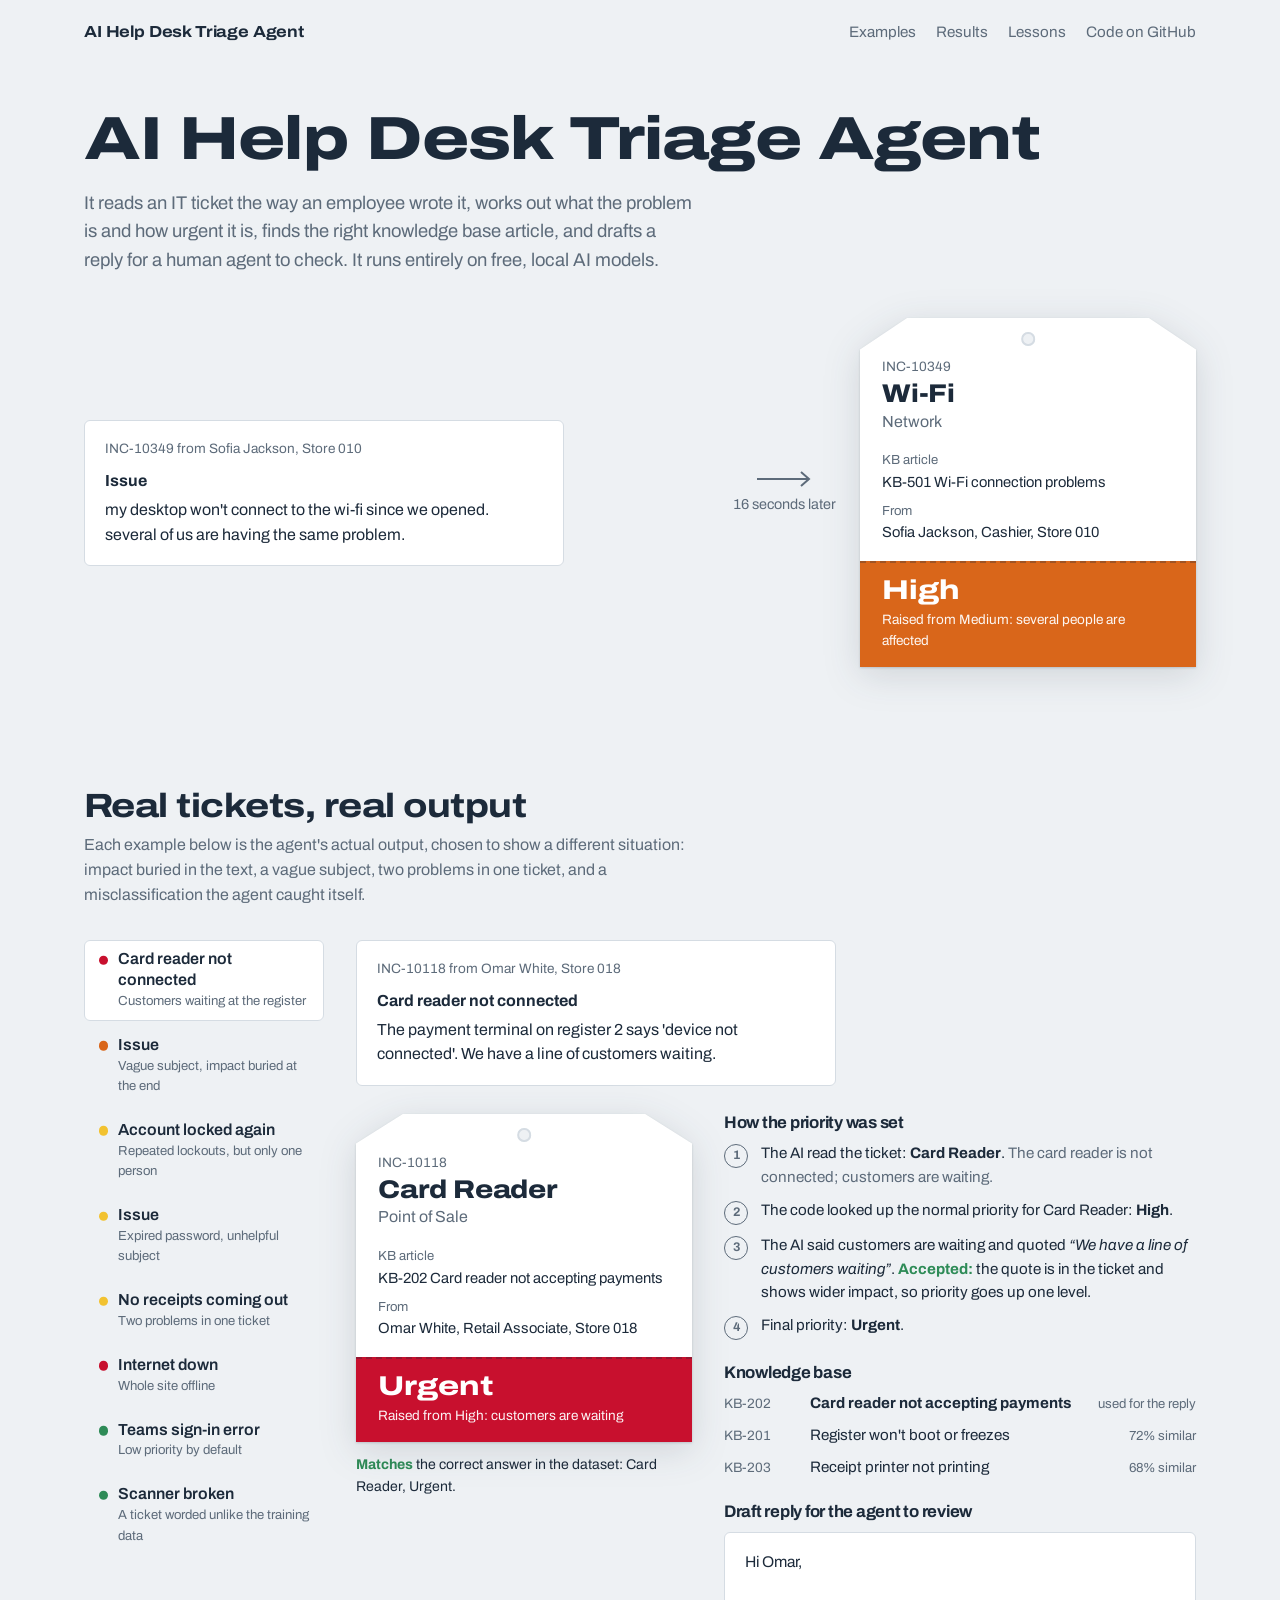
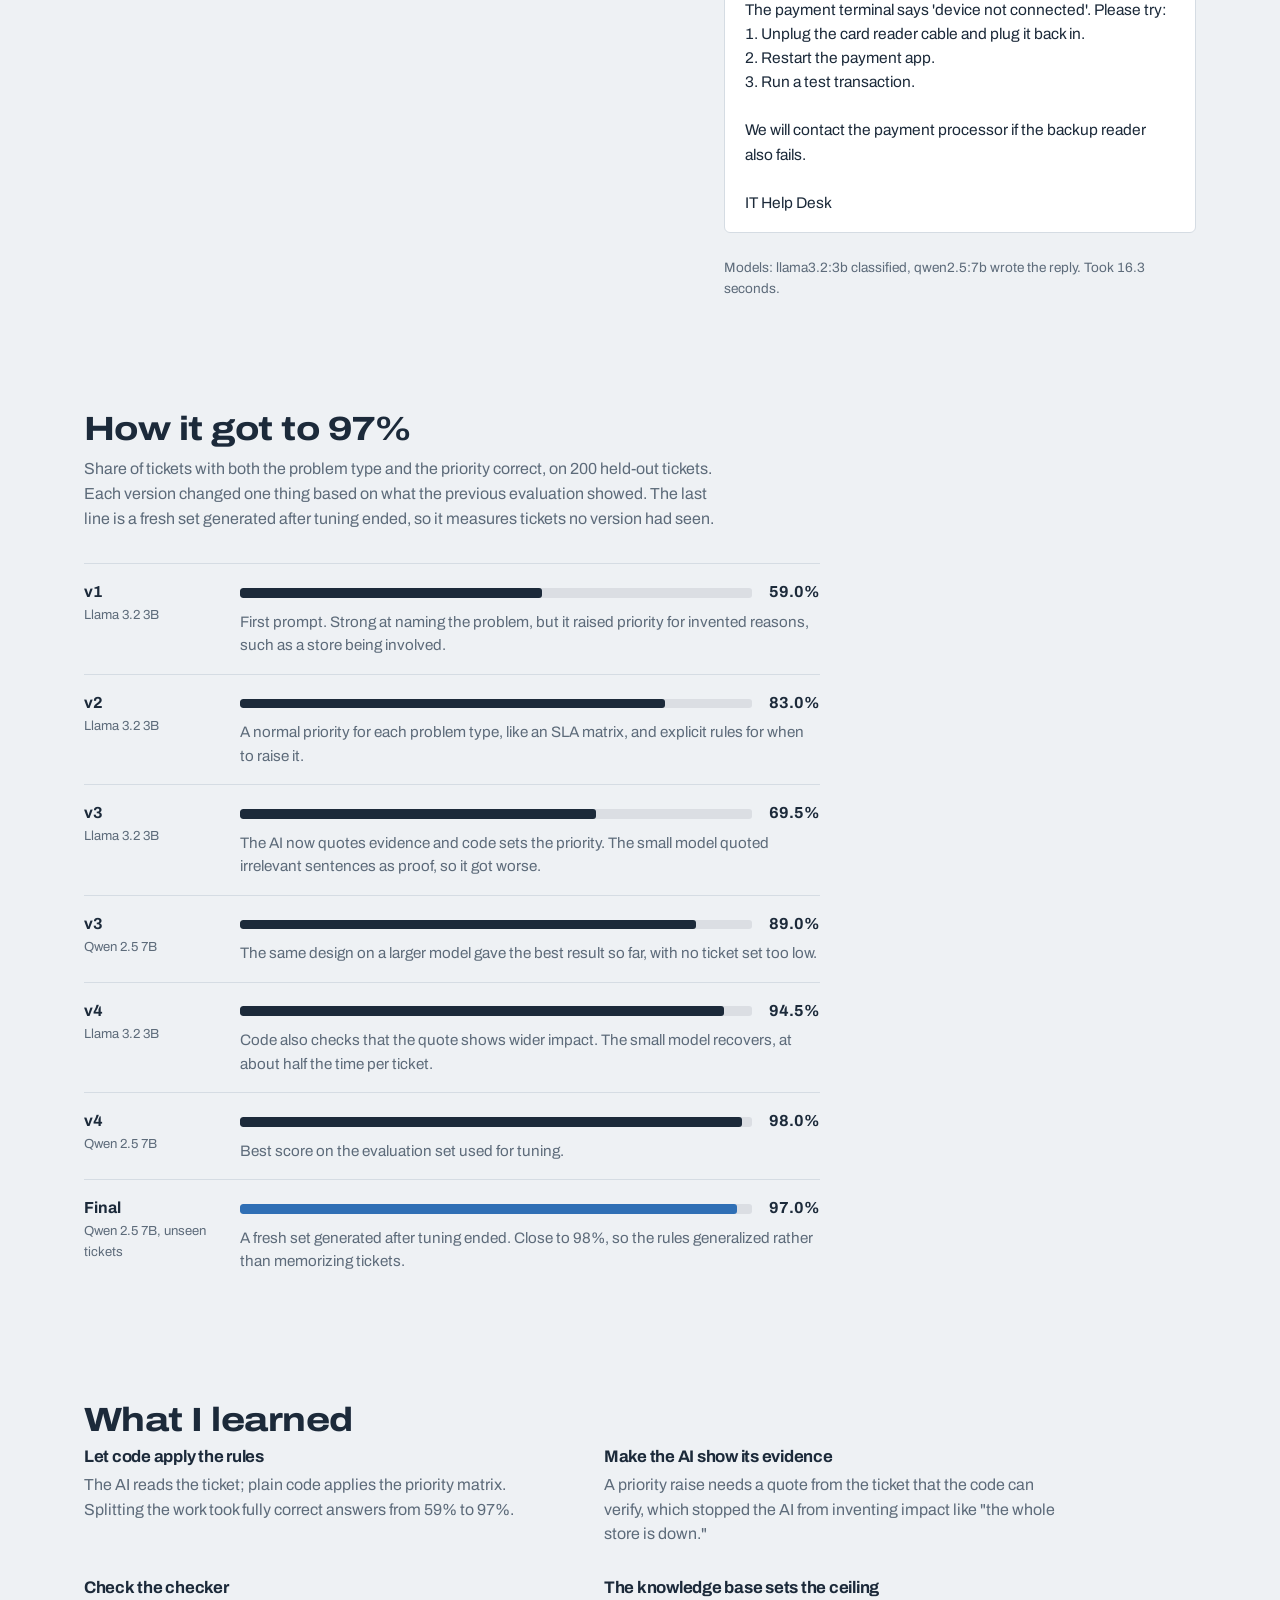
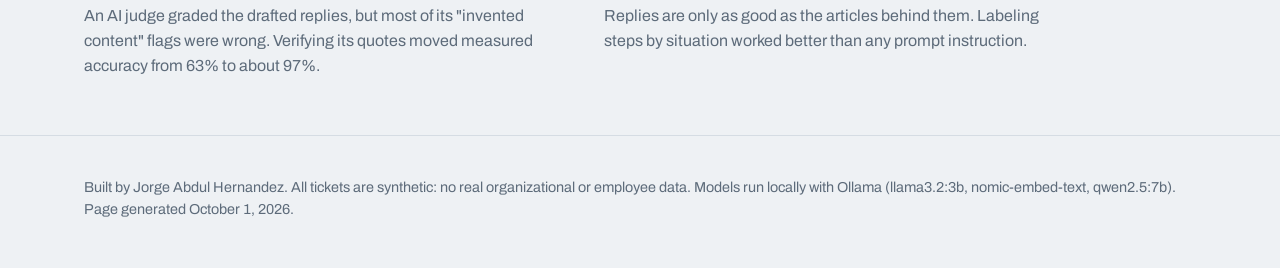
<file: docs/index.html>
<!doctype html>
<html lang="en">
<head>
<meta charset="utf-8">
<meta name="viewport" content="width=device-width, initial-scale=1, viewport-fit=cover">
<title>AI Help Desk Triage Agent</title>
<meta name="description" content="An AI agent that classifies IT help desk tickets, sets priority with verifiable rules, finds the knowledge base article, and drafts a reply for a human to review.">
<link rel="icon" href="data:image/svg+xml,<svg xmlns='http://www.w3.org/2000/svg' viewBox='0 0 100 100'><text y='.9em' font-size='90'>🏷️</text></svg>">
<link rel="preconnect" href="https://fonts.googleapis.com">
<link rel="stylesheet" href="https://fonts.googleapis.com/css2?family=Archivo:wdth,wght@62..125,400..800&display=swap">
<style>/* AI Help Desk Triage Agent: shared styles for the live demo and the showcase page.
   Priority colors appear only on triage tags, so color always means priority. */

:root {
  --bg: #EEF1F4;
  --surface: #FFFFFF;
  --ink: #1C2A3A;
  --muted: #5D6B7A;
  --line: #D5DCE3;
  --focus: #2F6FB5;
  --urgent: #C8102E;
  --high: #D9661A;
  --medium: #F2C230;
  --low: #2E8B57;
  --radius: 6px;
  --font: "Archivo", "Segoe UI", system-ui, -apple-system, sans-serif;
  color-scheme: light dark;
}
@media (prefers-color-scheme: dark) {
  :root:not([data-theme="light"]) {
    --bg: #131B24; --surface: #1C2733; --ink: #E6ECF2; --muted: #9AA8B6; --line: #2E3B49; --focus: #7FB0E6;
  }
}
:root[data-theme="dark"] {
  --bg: #131B24; --surface: #1C2733; --ink: #E6ECF2; --muted: #9AA8B6; --line: #2E3B49; --focus: #7FB0E6;
}

*, *::before, *::after { box-sizing: border-box; }
:root { padding-top: env(safe-area-inset-top, 0px); padding-bottom: env(safe-area-inset-bottom, 0px); }
html { scroll-padding-top: env(safe-area-inset-top, 0px); }
body {
  margin: 0; background: var(--bg); color: var(--ink);
  font-family: var(--font); font-size: 1rem; line-height: 1.55;
  font-variant-numeric: tabular-nums;
}
img, svg { max-width: 100%; }
a { color: inherit; text-underline-offset: 0.2em; }
:focus-visible { outline: 3px solid var(--focus); outline-offset: 2px; border-radius: 3px; }

.wrap { max-width: 72rem; margin: 0 auto; padding: 0 1.25rem; }
.site-head { display: flex; flex-wrap: wrap; justify-content: space-between; align-items: baseline; gap: 0.5rem 1.5rem; padding-block: 1.25rem; }
.site-head .name { font-stretch: 112%; font-weight: 700; letter-spacing: -0.01em; text-decoration: none; }
.site-head nav { display: flex; gap: 1.25rem; font-size: 0.95rem; color: var(--muted); }
.site-head nav a { text-decoration: none; }
.site-head nav a:hover { text-decoration: underline; }

h1, h2, h3 { line-height: 1.12; margin: 0; letter-spacing: -0.015em; }
h1 { font-size: clamp(2.2rem, 5.2vw, 3.8rem); font-stretch: 125%; font-weight: 800; }
h2 { font-size: clamp(1.5rem, 3vw, 2.1rem); font-stretch: 118%; font-weight: 750; margin-bottom: 0.5rem; }
h3 { font-size: 1.05rem; font-weight: 700; }
.lede { font-size: 1.15rem; color: var(--muted); max-width: 38rem; margin: 1rem 0 0; }
.muted { color: var(--muted); }
section { padding: 3.5rem 0; }
section > .wrap > p.intro { max-width: 40rem; color: var(--muted); margin: 0 0 2rem; }

/* ---------- raw ticket, as the employee typed it ---------- */
.raw-ticket {
  background: var(--surface); border: 1px solid var(--line); border-radius: var(--radius);
  padding: 1.1rem 1.25rem; max-width: 30rem;
}
.raw-ticket .from { font-size: 0.85rem; color: var(--muted); margin: 0 0 0.6rem; }
.raw-ticket .subject { font-weight: 700; margin: 0 0 0.25rem; }
.raw-ticket .body { margin: 0; }

/* ---------- the triage tag ---------- */
/* The shadow sits on a wrapper, because the tag's clipped corners would clip its own shadow. */
.tag-wrap { width: 100%; max-width: 21rem; filter: drop-shadow(0 1px 1px rgba(28, 42, 58, 0.18)) drop-shadow(0 8px 18px rgba(28, 42, 58, 0.14)); }
.tag {
  position: relative; background: var(--surface); color: var(--ink);
  border-radius: 0 0 var(--radius) var(--radius);
  clip-path: polygon(14% 0, 86% 0, 100% 9%, 100% 100%, 0 100%, 0 9%);
}
.tag::before { /* the punched hole */
  content: ""; position: absolute; top: 0.9rem; left: 50%; width: 0.85rem; height: 0.85rem;
  transform: translateX(-50%); border-radius: 50%; background: var(--bg);
  box-shadow: inset 0 0 0 2px var(--line);
}
.tag__body { padding: 2.4rem 1.4rem 1.1rem; }
.tag__id { font-size: 0.85rem; color: var(--muted); margin: 0; }
.tag__sub { font-size: 1.6rem; font-stretch: 115%; font-weight: 800; margin: 0.15rem 0 0; line-height: 1.1; }
.tag__cat { margin: 0.1rem 0 1rem; color: var(--muted); }
.tag dl { margin: 0; display: grid; gap: 0.45rem; font-size: 0.92rem; }
.tag dt { color: var(--muted); font-size: 0.82rem; }
.tag dd { margin: 0; }
.tag__flag { margin: 1rem 0 0; padding: 0.55rem 0.7rem; border-radius: var(--radius); font-size: 0.88rem;
  background: color-mix(in srgb, var(--urgent) 9%, var(--surface)); border-left: 3px solid var(--urgent); }
.tag__strip {
  position: relative; border-top: 2px dashed color-mix(in srgb, var(--ink) 30%, transparent);
  padding: 0.85rem 1.4rem 1rem; color: #fff;
}
.tag__strip .p { display: block; font-size: 1.7rem; font-weight: 800; font-stretch: 125%; line-height: 1; }
.tag__strip .why { display: block; font-size: 0.85rem; margin-top: 0.3rem; opacity: 0.95; }
.tag--urgent .tag__strip { background: var(--urgent); }
.tag--high .tag__strip { background: var(--high); }
.tag--medium .tag__strip { background: var(--medium); color: #1C2A3A; }
.tag--low .tag__strip { background: var(--low); }

/* ---------- hero ---------- */
.hero { padding: 2.5rem 0 4rem; }
.hero__flow { display: grid; grid-template-columns: minmax(0, 1fr) auto minmax(0, 21rem); gap: 1.5rem;
  align-items: center; margin-top: 2.75rem; }
.hero__arrow { color: var(--muted); font-size: 0.9rem; text-align: center; max-width: 9rem; }
.hero__arrow svg { display: block; margin: 0 auto 0.4rem; }
.hero .tag-wrap { animation: settle 700ms cubic-bezier(.2,.8,.2,1) 250ms both; }
@keyframes settle { from { opacity: 0; transform: translateY(-14px) rotate(-3deg); } to { opacity: 1; transform: none; } }
@media (prefers-reduced-motion: reduce) { .hero .tag-wrap { animation: none; } }

/* ---------- result detail: used by the showcase and the demo ---------- */
.detail { display: grid; grid-template-columns: minmax(0, 21rem) minmax(0, 1fr); gap: 2rem; align-items: start; }
.detail__panels { display: grid; gap: 1.5rem; min-width: 0; }
.panel h3 { margin-bottom: 0.6rem; }
.steps { list-style: none; margin: 0; padding: 0; display: grid; gap: 0.6rem; counter-reset: step; }
.steps li { counter-increment: step; display: grid; grid-template-columns: 1.8rem 1fr; gap: 0.5rem; font-size: 0.95rem; }
.steps li::before { content: counter(step); width: 1.5rem; height: 1.5rem; border-radius: 50%;
  border: 1.5px solid var(--muted); color: var(--muted); font-size: 0.78rem; font-weight: 700;
  display: grid; place-items: center; margin-top: 0.1rem; }
.steps q { quotes: "\201C" "\201D"; font-style: italic; }
.ok { color: var(--low); font-weight: 700; }
.no { color: var(--urgent); font-weight: 700; }
.kb-list { list-style: none; margin: 0; padding: 0; display: grid; gap: 0.5rem; }
.kb-list li { display: grid; grid-template-columns: 4.6rem 1fr auto; gap: 0.75rem; align-items: baseline; font-size: 0.95rem; }
.kb-list .id { color: var(--muted); font-size: 0.85rem; }
.kb-list .used { font-weight: 700; }
.kb-list .score { color: var(--muted); font-size: 0.82rem; }
.letter { background: var(--surface); border: 1px solid var(--line); border-radius: var(--radius);
  padding: 1.1rem 1.25rem; white-space: pre-wrap; font-family: inherit; font-size: 0.97rem; max-width: 38rem; margin: 0; }
.problems { margin: 0.6rem 0 0; padding-left: 1.1rem; color: var(--urgent); font-size: 0.92rem; }
.meta { font-size: 0.85rem; color: var(--muted); margin: 0; }
.expected { font-size: 0.88rem; margin: 0.75rem 0 0; }

/* ---------- showcase: example picker ---------- */
.picker { display: grid; grid-template-columns: minmax(0, 15rem) minmax(0, 1fr); gap: 2rem; align-items: start; }
.picker__list { list-style: none; margin: 0; padding: 0; display: grid; gap: 0.25rem; position: sticky; top: 1rem; }
.picker__list button {
  width: 100%; text-align: left; font: inherit; color: inherit; background: none; cursor: pointer;
  border: 1px solid transparent; border-radius: var(--radius); padding: 0.55rem 0.7rem 0.55rem 0.85rem;
  display: grid; grid-template-columns: 0.6rem 1fr; gap: 0.6rem; align-items: baseline;
}
.picker__list button:hover { background: var(--surface); }
.picker__list button[aria-pressed="true"] { background: var(--surface); border-color: var(--line); }
.picker__list .dot { width: 0.6rem; height: 0.6rem; border-radius: 50%; transform: translateY(0.05rem); }
.picker__list .s { font-weight: 600; display: block; line-height: 1.3; }
.picker__list .w { font-size: 0.82rem; color: var(--muted); display: block; }
.dot--urgent { background: var(--urgent); } .dot--high { background: var(--high); }
.dot--medium { background: var(--medium); } .dot--low { background: var(--low); }
.picker__raw { margin-bottom: 1.75rem; }

/* ---------- journey timeline ---------- */
.journey { list-style: none; margin: 0; padding: 0; max-width: 46rem; }
.journey li { display: grid; grid-template-columns: 8.5rem 1fr; gap: 1.25rem; padding: 1rem 0; border-top: 1px solid var(--line); }
.journey .v { font-weight: 700; }
.journey .m { display: block; font-size: 0.82rem; color: var(--muted); font-weight: 400; }
.bar { display: flex; align-items: center; gap: 0.75rem; margin-bottom: 0.35rem; }
.bar__track { flex: 1; height: 0.6rem; background: color-mix(in srgb, var(--ink) 9%, transparent); border-radius: 3px; overflow: hidden; }
.bar__fill { height: 100%; background: var(--ink); border-radius: 3px; }
.journey li.final .bar__fill { background: var(--focus); }
.bar__n { font-weight: 700; min-width: 3.5rem; text-align: right; }
.journey p { margin: 0; color: var(--muted); font-size: 0.95rem; }

/* ---------- lessons ---------- */
.lessons { display: grid; grid-template-columns: repeat(2, minmax(0, 1fr)); gap: 2rem 3rem; max-width: 62rem; }
.lessons p { margin: 0.4rem 0 0; color: var(--muted); }

footer { padding: 2.5rem 0 3rem; color: var(--muted); font-size: 0.9rem; border-top: 1px solid var(--line); }

/* ---------- live demo form ---------- */
.wrap--wide { max-width: 86rem; }
.demo { display: grid; grid-template-columns: minmax(0, 22rem) minmax(0, 1fr); gap: 3rem; align-items: start; padding-block: 1rem 4rem; }
.form { display: grid; gap: 0.9rem; }
.form label { display: grid; gap: 0.3rem; font-size: 0.9rem; font-weight: 600; }
.form input, .form textarea {
  font: inherit; font-weight: 400; color: var(--ink); background: var(--surface);
  border: 1px solid var(--line); border-radius: var(--radius); padding: 0.6rem 0.7rem; width: 100%;
}
.form textarea { min-height: 7rem; resize: vertical; }
.form .row { display: grid; grid-template-columns: 1fr 1fr; gap: 0.75rem; }
.btn { font: inherit; font-weight: 700; cursor: pointer; border-radius: var(--radius); padding: 0.7rem 1.1rem;
  border: 1.5px solid var(--ink); background: var(--ink); color: var(--bg); }
.btn:disabled { opacity: 0.6; cursor: progress; }
.btn--quiet { background: none; color: var(--ink); font-weight: 600; padding: 0.4rem 0.7rem; font-size: 0.88rem; }
.samples { display: flex; flex-wrap: wrap; gap: 0.4rem; }
.status { min-height: 1.5rem; font-size: 0.92rem; color: var(--muted); margin: 0; }
.status.error { color: var(--urgent); }
.empty { border: 1.5px dashed var(--line); border-radius: var(--radius); padding: 2.5rem 1.5rem; color: var(--muted); text-align: center; }

@media (max-width: 1180px) { .demo .detail { grid-template-columns: minmax(0, 1fr); } }
@media (max-width: 860px) {
  .hero__flow, .detail, .picker, .demo { grid-template-columns: minmax(0, 1fr); }
  .hero__arrow { max-width: none; display: flex; gap: 0.5rem; align-items: center; justify-content: center; }
  .hero__arrow svg { transform: rotate(90deg); margin: 0; }
  .picker__list { position: static; grid-template-columns: repeat(auto-fill, minmax(12rem, 1fr)); }
  .lessons { grid-template-columns: minmax(0, 1fr); }
  .journey li { grid-template-columns: minmax(0, 1fr); gap: 0.4rem; }
  .tag-wrap { max-width: 24rem; }
  .site-head nav { gap: 1rem; font-size: 0.9rem; }
}
@media (max-width: 480px) { .form .row { grid-template-columns: minmax(0, 1fr); } }
</style>
</head>
<body>
<header class="wrap site-head">
  <a class="name" href="#top">AI Help Desk Triage Agent</a>
  <nav><a href="#examples">Examples</a><a href="#results">Results</a><a href="#lessons">Lessons</a><a href="https://github.com/jorgeabdulwork-coder/ai-help-desk-triage-agent">Code on GitHub</a></nav>
</header>

<main id="top">
  <section class="hero">
    <div class="wrap">
      <h1>AI Help Desk Triage Agent</h1>
      <p class="lede">It reads an IT ticket the way an employee wrote it, works out what the problem is and how urgent it is, finds the right knowledge base article, and drafts a reply for a human agent to check. It runs entirely on free, local AI models.</p>
      <div class="hero__flow" id="hero"></div>
    </div>
  </section>

  <section id="examples">
    <div class="wrap">
      <h2>Real tickets, real output</h2>
      <p class="intro">Each example below is the agent's actual output, chosen to show a different situation: impact buried in the text, a vague subject, two problems in one ticket, and a misclassification the agent caught itself.</p>
      <div class="picker">
        <ul class="picker__list" id="picker"></ul>
        <div id="pick-detail" aria-live="polite"></div>
      </div>
    </div>
  </section>

  <section id="results">
    <div class="wrap">
      <h2>How it got to 97%</h2>
      <p class="intro">Share of tickets with both the problem type and the priority correct, on 200 held-out tickets. Each version changed one thing based on what the previous evaluation showed. The last line is a fresh set generated after tuning ended, so it measures tickets no version had seen.</p>
      <ol class="journey" id="journey"></ol>
    </div>
  </section>

  <section id="lessons">
    <div class="wrap">
      <h2>What I learned</h2>
      <div class="lessons" id="lesson-list"></div>
    </div>
  </section>
</main>

<footer>
  <div class="wrap">
    <p style="margin:0">Built by Jorge Abdul Hernandez. All tickets are synthetic: no real organizational or employee data. Models run locally with Ollama (llama3.2:3b, nomic-embed-text, qwen2.5:7b). Page generated October 1, 2026.</p>
  </div>
</footer>

<script>/* Renders an agent result (from triage/serialize.py) as a triage tag plus detail panels.
   Shared by the live demo (web/demo.html) and the showcase page (docs/index.html). */
(function () {
  const esc = (s) => String(s ?? "").replace(/[&<>"']/g, (c) =>
    ({ "&": "&amp;", "<": "&lt;", ">": "&gt;", '"': "&quot;", "'": "&#39;" }[c]));

  const RULES = {
    several_people: "several people are affected",
    customers_waiting: "customers are waiting",
    cannot_work: "the person can't work at all",
  };

  function reviewReasons(d) {
    const reasons = [];
    if (d.kb && d.kb.needs_review) reasons.push(d.kb.review_note);
    (d.reply_problems || []).forEach((p) => reasons.push("The draft reply " + p + "."));
    return reasons;
  }

  function tag(d, opts = {}) {
    const t = d.triage;
    const p = (t.priority || "").toLowerCase();
    const raised = t.raise_check === "accepted";
    const why = raised ? `Raised from ${t.default_priority}: ${RULES[t.raise_rule] || t.raise_rule}`
                       : `Normal priority for ${t.subcategory}`;
    const reasons = reviewReasons(d);
    const flag = reasons.length
      ? `<p class="tag__flag"><strong>Check before sending.</strong> ${esc(reasons[0])}</p>` : "";
    const kb = d.kb ? `<div><dt>KB article</dt><dd>${esc(d.kb.primary.id)} ${esc(d.kb.primary.title)}</dd></div>` : "";
    return `<div class="tag-wrap">
      <article class="tag tag--${esc(p)}" aria-label="Triage result: ${esc(t.subcategory)}, ${esc(t.priority)} priority">
        <div class="tag__body">
          <p class="tag__id">${esc(d.ticket.ticket_id)}</p>
          <h3 class="tag__sub">${esc(t.subcategory)}</h3>
          <p class="tag__cat">${esc(t.category)}</p>
          <dl>
            ${kb}
            <div><dt>From</dt><dd>${esc(d.ticket.requester)}, ${esc(d.ticket.role)}, ${esc(d.ticket.location)}</dd></div>
          </dl>
          ${opts.noFlag ? "" : flag}
        </div>
        <div class="tag__strip"><span class="p">${esc(t.priority)}</span><span class="why">${esc(why)}</span></div>
      </article></div>`;
  }

  function steps(d) {
    const t = d.triage;
    let raise;
    if (!t.raise_rule || t.raise_rule === "none") {
      raise = "The AI found no sign of wider impact, so the normal priority stands.";
    } else {
      const claim = `The AI said ${esc(RULES[t.raise_rule] || t.raise_rule)} and quoted <q>${esc(t.evidence)}</q>.`;
      if (t.raise_check === "accepted") {
        raise = `${claim} <span class="ok">Accepted:</span> the quote is in the ticket and shows wider impact, so priority goes up one level.`;
      } else if ((t.raise_check || "").includes("not in ticket")) {
        raise = `${claim} <span class="no">Rejected:</span> those words aren't in the ticket.`;
      } else {
        raise = `${claim} <span class="no">Rejected:</span> the quote doesn't show wider impact.`;
      }
    }
    return `
      <ol class="steps">
        <li><span>The AI read the ticket: <strong>${esc(t.subcategory)}</strong>. <span class="muted">${esc(t.reason)}</span></span></li>
        <li><span>The code looked up the normal priority for ${esc(t.subcategory)}: <strong>${esc(t.default_priority)}</strong>.</span></li>
        <li><span>${raise}</span></li>
        <li><span>Final priority: <strong>${esc(t.priority)}</strong>.</span></li>
      </ol>`;
  }

  function kbList(d) {
    if (!d.kb) return "";
    const rows = [`<li><span class="id">${esc(d.kb.primary.id)}</span><span class="used">${esc(d.kb.primary.title)}</span><span class="score">used for the reply</span></li>`];
    d.kb.related.forEach((a) => rows.push(
      `<li><span class="id">${esc(a.id)}</span><span>${esc(a.title)}</span><span class="score">${Math.round(a.score * 100)}% similar</span></li>`));
    return `<ul class="kb-list">${rows.join("")}</ul>`;
  }

  function detail(d, opts = {}) {
    if (!d.triage.ok) {
      return `<p class="status error">The classifier couldn't produce a valid answer: ${esc(d.triage.error)}</p>`;
    }
    // The tag already shows the first review reason; list only the reply's own problems here.
    const replyProblems = (d.reply_problems || []).map((p) => "The draft reply " + p + ".");
    const problems = replyProblems.length
      ? `<ul class="problems">${replyProblems.map((r) => `<li>${esc(r)}</li>`).join("")}</ul>` : "";
    let expected = "";
    if (d.expected) {
      const right = d.expected.subcategory === d.triage.subcategory && d.expected.priority === d.triage.priority;
      expected = `<p class="expected">${right ? '<span class="ok">Matches</span>' : '<span class="no">Differs from</span>'} the correct answer in the dataset: ${esc(d.expected.subcategory)}, ${esc(d.expected.priority)}.</p>`;
    }
    const models = d.models.classifier === d.models.reply
      ? `${esc(d.models.classifier)}` : `${esc(d.models.classifier)} classified, ${esc(d.models.reply)} wrote the reply`;
    return `
      <div class="detail">
        <div>${tag(d)}${expected}</div>
        <div class="detail__panels">
          <div class="panel"><h3>How the priority was set</h3>${steps(d)}</div>
          <div class="panel"><h3>Knowledge base</h3>${kbList(d)}</div>
          <div class="panel"><h3>Draft reply for the agent to review</h3><pre class="letter">${esc(d.reply)}</pre>${problems}</div>
          <p class="meta">Models: ${models}. Took ${Number(d.latency_s).toFixed(1)} seconds.</p>
        </div>
      </div>`;
  }

  function rawTicket(tk) {
    return `
      <div class="raw-ticket">
        <p class="from">${esc(tk.ticket_id)} from ${esc(tk.requester)}, ${esc(tk.location)}</p>
        <p class="subject">${esc(tk.subject)}</p>
        <p class="body">${esc(tk.description)}</p>
      </div>`;
  }

  window.Triage = { esc, tag, detail, rawTicket };
})();
</script>
<script>
  const DATA = {"hero": {"ticket": {"ticket_id": "INC-10349", "requester": "Sofia Jackson", "role": "Cashier", "location": "Store 010", "subject": "Issue", "description": "my desktop won't connect to the wi-fi since we opened. several of us are having the same problem."}, "triage": {"ok": true, "error": "", "category": "Network", "subcategory": "Wi-Fi", "priority": "High", "default_priority": "Medium", "raise_rule": "several_people", "evidence": "several of us are having the same problem", "raise_check": "accepted", "reason": "Multiple people are having wireless problems; the ticket says several of us are affected."}, "kb": {"primary": {"id": "KB-501", "title": "Wi-Fi connection problems"}, "related": [{"id": "KB-301", "title": "Outlook won't open or sync", "score": 0.687}, {"id": "KB-503", "title": "VPN won't connect", "score": 0.677}], "needs_review": false, "review_note": ""}, "reply": "Hi Sofia,\n\nYour desktop won't connect to the Wi-Fi since we opened. Please try forgetting the Wi-Fi network and joining it again. Make sure you are on the correct work network.\n\nWe will check the access point if several devices are affected.\n\nIT Help Desk", "reply_problems": [], "needs_review": false, "latency_s": 15.66, "models": {"classifier": "llama3.2:3b", "reply": "qwen2.5:7b", "embeddings": "nomic-embed-text"}, "expected": {"subcategory": "Wi-Fi", "priority": "High"}}, "examples": [{"caption": "Customers waiting at the register", "result": {"ticket": {"ticket_id": "INC-10118", "requester": "Omar White", "role": "Retail Associate", "location": "Store 018", "subject": "Card reader not connected", "description": "The payment terminal on register 2 says 'device not connected'. We have a line of customers waiting."}, "triage": {"ok": true, "error": "", "category": "Point of Sale", "subcategory": "Card Reader", "priority": "Urgent", "default_priority": "High", "raise_rule": "customers_waiting", "evidence": "We have a line of customers waiting", "raise_check": "accepted", "reason": "The card reader is not connected; customers are waiting."}, "kb": {"primary": {"id": "KB-202", "title": "Card reader not accepting payments"}, "related": [{"id": "KB-201", "title": "Register won't boot or freezes", "score": 0.724}, {"id": "KB-203", "title": "Receipt printer not printing", "score": 0.681}], "needs_review": false, "review_note": ""}, "reply": "Hi Omar,\n\nThe payment terminal says 'device not connected'. Please try:\n1. Unplug the card reader cable and plug it back in.\n2. Restart the payment app.\n3. Run a test transaction.\n\nWe will contact the payment processor if the backup reader also fails.\n\nIT Help Desk", "reply_problems": [], "needs_review": false, "latency_s": 16.29, "models": {"classifier": "llama3.2:3b", "reply": "qwen2.5:7b", "embeddings": "nomic-embed-text"}, "expected": {"subcategory": "Card Reader", "priority": "Urgent"}}}, {"caption": "Vague subject, impact buried at the end", "result": {"ticket": {"ticket_id": "INC-10349", "requester": "Sofia Jackson", "role": "Cashier", "location": "Store 010", "subject": "Issue", "description": "my desktop won't connect to the wi-fi since we opened. several of us are having the same problem."}, "triage": {"ok": true, "error": "", "category": "Network", "subcategory": "Wi-Fi", "priority": "High", "default_priority": "Medium", "raise_rule": "several_people", "evidence": "several of us are having the same problem", "raise_check": "accepted", "reason": "Multiple people are having wireless problems; the ticket says several of us are affected."}, "kb": {"primary": {"id": "KB-501", "title": "Wi-Fi connection problems"}, "related": [{"id": "KB-301", "title": "Outlook won't open or sync", "score": 0.687}, {"id": "KB-503", "title": "VPN won't connect", "score": 0.677}], "needs_review": false, "review_note": ""}, "reply": "Hi Sofia,\n\nYour desktop won't connect to the Wi-Fi since we opened. Please try forgetting the Wi-Fi network and joining it again. Make sure you are on the correct work network.\n\nWe will check the access point if several devices are affected.\n\nIT Help Desk", "reply_problems": [], "needs_review": false, "latency_s": 15.66, "models": {"classifier": "llama3.2:3b", "reply": "qwen2.5:7b", "embeddings": "nomic-embed-text"}, "expected": {"subcategory": "Wi-Fi", "priority": "High"}}}, {"caption": "Repeated lockouts, but only one person", "result": {"ticket": {"ticket_id": "INC-10029", "requester": "Elena Martinez", "role": "Retail Associate", "location": "Store 019", "subject": "Account locked again", "description": "I keep getting locked out even after it gets unlocked. It happened again on and off all week."}, "triage": {"ok": true, "error": "", "category": "Access & Accounts", "subcategory": "Account Locked", "priority": "Medium", "default_priority": "Medium", "raise_rule": "several_people", "evidence": "I keep getting locked out even after it gets unlocked", "raise_check": "rejected: quote doesn't fit the rule", "reason": "The account is locked out repeatedly; the person says it happens on and off all week."}, "kb": {"primary": {"id": "KB-102", "title": "Unlocking a locked-out account"}, "related": [{"id": "KB-101", "title": "Resetting a forgotten or expired password", "score": 0.672}, {"id": "KB-201", "title": "Register won't boot or freezes", "score": 0.625}], "needs_review": false, "review_note": ""}, "reply": "Hi Elena,\n\nPlease try: Wait 15 minutes before trying again.\nPlease try: Sign out of email on your phone and other devices that may have an old password saved.\n\nWe will confirm your identity and unlock the account, then find the device that keeps sending the old password.\n\nIT Help Desk", "reply_problems": [], "needs_review": false, "latency_s": 18.34, "models": {"classifier": "llama3.2:3b", "reply": "qwen2.5:7b", "embeddings": "nomic-embed-text"}, "expected": {"subcategory": "Account Locked", "priority": "Medium"}}}, {"caption": "Expired password, unhelpful subject", "result": {"ticket": {"ticket_id": "INC-10026", "requester": "Marcus Rodriguez", "role": "Processor", "location": "Donation Center B", "subject": "Issue", "description": "My password expired about an hour ago and now I can't sign in to anything. Can someone reset it?"}, "triage": {"ok": true, "error": "", "category": "Access & Accounts", "subcategory": "Password Reset", "priority": "Medium", "default_priority": "Medium", "raise_rule": "several_people", "evidence": "My password expired about an hour ago", "raise_check": "rejected: quote doesn't fit the rule", "reason": "A forgotten password is a password reset problem."}, "kb": {"primary": {"id": "KB-101", "title": "Resetting a forgotten or expired password"}, "related": [{"id": "KB-102", "title": "Unlocking a locked-out account", "score": 0.692}, {"id": "KB-201", "title": "Register won't boot or freezes", "score": 0.669}], "needs_review": false, "review_note": ""}, "reply": "Hi Marcus,\n\nWe will verify your identity and reset your password. Please try checking that Caps Lock is off if you think you may be mistyping it.\n\nIT Help Desk", "reply_problems": [], "needs_review": false, "latency_s": 14.78, "models": {"classifier": "llama3.2:3b", "reply": "qwen2.5:7b", "embeddings": "nomic-embed-text"}, "expected": {"subcategory": "Password Reset", "priority": "Medium"}}}, {"caption": "Two problems in one ticket", "result": {"ticket": {"ticket_id": "INC-10091", "requester": "Luis Allen", "role": "Retail Associate", "location": "Store 017", "subject": "No receipts coming out", "description": "The receipt printer on register 4 stopped printing about an hour ago. Paper is loaded. Also, need a password reset please. I changed it last week and now it doesn't work."}, "triage": {"ok": true, "error": "", "category": "Point of Sale", "subcategory": "Receipt Printer", "priority": "Medium", "default_priority": "Medium", "raise_rule": "customers_waiting", "evidence": "The receipt printer on register 4 stopped printing about an hour ago", "raise_check": "rejected: quote doesn't fit the rule", "reason": "Receipt printer stopped working, and the person also needs a password reset."}, "kb": {"primary": {"id": "KB-203", "title": "Receipt printer not printing"}, "related": [{"id": "KB-201", "title": "Register won't boot or freezes", "score": 0.732}, {"id": "KB-401", "title": "Office printer or scanner problems", "score": 0.703}], "needs_review": false, "review_note": ""}, "reply": "Hi Luis,\n\nPlease try the following:\n1. Check that the paper roll is loaded with the shiny side facing the print head.\n2. Open the cover and clear any jammed paper.\n3. Turn the printer off and on.\n\nWe will confirm the printer shows as connected in POS settings.\n\nIT Help Desk", "reply_problems": [], "needs_review": false, "latency_s": 19.0, "models": {"classifier": "llama3.2:3b", "reply": "qwen2.5:7b", "embeddings": "nomic-embed-text"}, "expected": {"subcategory": "Receipt Printer", "priority": "Medium"}}}, {"caption": "Whole site offline", "result": {"ticket": {"ticket_id": "INC-10110", "requester": "Priya Allen", "role": "Store Manager", "location": "Store 024", "subject": "Internet down", "description": "the internet is down for everyone here on and off all week. nothing will load."}, "triage": {"ok": true, "error": "", "category": "Network", "subcategory": "Internet Outage", "priority": "Urgent", "default_priority": "Urgent", "raise_rule": "several_people", "evidence": "the internet is down for everyone here", "raise_check": "accepted", "reason": "Nothing will load, and the whole site is affected."}, "kb": {"primary": {"id": "KB-502", "title": "Site-wide internet outage"}, "related": [{"id": "KB-402", "title": "Slow or unresponsive computer", "score": 0.667}, {"id": "KB-602", "title": "Application crashing or showing errors", "score": 0.663}], "needs_review": false, "review_note": ""}, "reply": "Hi Priya,\n\nThe internet is down for everyone in your store.\n\nPlease try:\n1. Check the lights on the modem and firewall.\n2. Restart the modem, then the firewall, then the switch, in that order.\n\nWe will contact the internet provider if the connection is still down.\n\nIT Help Desk", "reply_problems": [], "needs_review": false, "latency_s": 16.43, "models": {"classifier": "llama3.2:3b", "reply": "qwen2.5:7b", "embeddings": "nomic-embed-text"}, "expected": {"subcategory": "Internet Outage", "priority": "Urgent"}}}, {"caption": "Low priority by default", "result": {"ticket": {"ticket_id": "INC-10165", "requester": "Denise Williams", "role": "Processor", "location": "Donation Center D", "subject": "Teams sign-in error", "description": "Teams shows a blank white screen when I try to sign in."}, "triage": {"ok": true, "error": "", "category": "Email & Collaboration", "subcategory": "Teams", "priority": "Low", "default_priority": "Low", "raise_rule": "several_people", "evidence": "Teams shows a blank white screen", "raise_check": "rejected: quote doesn't fit the rule", "reason": "Teams sign-in error; the person says they see a blank white screen."}, "kb": {"primary": {"id": "KB-302", "title": "Teams audio, video, or sign-in problems"}, "related": [{"id": "KB-201", "title": "Register won't boot or freezes", "score": 0.698}, {"id": "KB-101", "title": "Resetting a forgotten or expired password", "score": 0.612}], "needs_review": false, "review_note": ""}, "reply": "Hi Denise,\n\nTeams is showing a blank white screen when you try to sign in.\n\nPlease try:\n1. Check your microphone and speaker in Teams settings under Devices.\n2. Sign out of Teams and sign back in.\n3. Restart Teams.\n\nWe will clear the Teams cache remotely if the problem continues.\n\nIT Help Desk", "reply_problems": [], "needs_review": false, "latency_s": 16.37, "models": {"classifier": "llama3.2:3b", "reply": "qwen2.5:7b", "embeddings": "nomic-embed-text"}, "expected": {"subcategory": "Teams", "priority": "Low"}}}, {"caption": "A ticket worded unlike the training data", "result": {"ticket": {"ticket_id": "CUSTOM", "requester": "Sam Rivera", "role": "Retail Associate", "location": "Store 001", "subject": "Scanner broken", "description": "Scan to email stopped working on the copier."}, "triage": {"ok": true, "error": "", "category": "Hardware", "subcategory": "Peripherals", "priority": "Low", "default_priority": "Low", "raise_rule": "none", "evidence": "", "raise_check": "", "reason": "The scanner is broken, and it's a peripheral."}, "kb": {"primary": {"id": "KB-403", "title": "Mouse, keyboard, monitor, or dock issues"}, "related": [{"id": "KB-401", "title": "Office printer or scanner problems", "score": 0.791}, {"id": "KB-203", "title": "Receipt printer not printing", "score": 0.676}], "needs_review": true, "review_note": "Classified as Peripherals, but the KB search matched Printer/Scanner more closely."}, "reply": "Hi Sam,\n\nScan to email stopped working on the copier.\n\nPlease try unplugging the scanner and plugging it into a different port.\n\nWe will send a replacement through the Hardware catalog item.\n\nIT Help Desk", "reply_problems": [], "needs_review": true, "latency_s": 13.31, "models": {"classifier": "llama3.2:3b", "reply": "qwen2.5:7b", "embeddings": "nomic-embed-text"}, "expected": null}}], "models": ["llama3.2:3b", "nomic-embed-text", "qwen2.5:7b"], "journey": [{"version": "v1", "model": "Llama 3.2 3B", "fully_correct": 59.0, "note": "First prompt. Strong at naming the problem, but it raised priority for invented reasons, such as a store being involved."}, {"version": "v2", "model": "Llama 3.2 3B", "fully_correct": 83.0, "note": "A normal priority for each problem type, like an SLA matrix, and explicit rules for when to raise it."}, {"version": "v3", "model": "Llama 3.2 3B", "fully_correct": 69.5, "note": "The AI now quotes evidence and code sets the priority. The small model quoted irrelevant sentences as proof, so it got worse."}, {"version": "v3", "model": "Qwen 2.5 7B", "fully_correct": 89.0, "note": "The same design on a larger model gave the best result so far, with no ticket set too low."}, {"version": "v4", "model": "Llama 3.2 3B", "fully_correct": 94.5, "note": "Code also checks that the quote shows wider impact. The small model recovers, at about half the time per ticket."}, {"version": "v4", "model": "Qwen 2.5 7B", "fully_correct": 98.0, "note": "Best score on the evaluation set used for tuning."}, {"version": "Final", "model": "Qwen 2.5 7B, unseen tickets", "fully_correct": 97.0, "final": true, "note": "A fresh set generated after tuning ended. Close to 98%, so the rules generalized rather than memorizing tickets."}], "lessons": [{"title": "Let code apply the rules", "text": "The AI reads the ticket; plain code applies the priority matrix. Splitting the work took fully correct answers from 59% to 97%."}, {"title": "Make the AI show its evidence", "text": "A priority raise needs a quote from the ticket that the code can verify, which stopped the AI from inventing impact like \"the whole store is down.\""}, {"title": "Check the checker", "text": "An AI judge graded the drafted replies, but most of its \"invented content\" flags were wrong. Verifying its quotes moved measured accuracy from 63% to about 97%."}, {"title": "The knowledge base sets the ceiling", "text": "Replies are only as good as the articles behind them. Labeling steps by situation worked better than any prompt instruction."}]};
  const T = window.Triage;

  // Hero: the raw ticket, then its tag.
  const h = DATA.hero;
  document.getElementById("hero").innerHTML = `
    ${T.rawTicket(h.ticket)}
    <div class="hero__arrow" aria-hidden="true">
      <svg width="56" height="16" viewBox="0 0 56 16"><path d="M0 8h52M44 1l8 7-8 7" fill="none" stroke="currentColor" stroke-width="2"/></svg>
      <span>${Math.max(1, Math.round(h.latency_s))} seconds later</span>
    </div>
    ${T.tag(h, { noFlag: true })}`;

  // Example picker.
  const list = document.getElementById("picker"), pane = document.getElementById("pick-detail");
  list.innerHTML = DATA.examples.map((e, i) => `
    <li><button type="button" data-i="${i}" aria-pressed="false">
      <span class="dot dot--${T.esc((e.result.triage.priority || "").toLowerCase())}" aria-hidden="true"></span>
      <span><span class="s">${T.esc(e.result.ticket.subject)}</span><span class="w">${T.esc(e.caption)}</span></span>
    </button></li>`).join("");
  function show(i) {
    list.querySelectorAll("button").forEach((b) => b.setAttribute("aria-pressed", String(+b.dataset.i === i)));
    const e = DATA.examples[i];
    pane.innerHTML = `<div class="picker__raw">${T.rawTicket(e.result.ticket)}</div>${T.detail(e.result)}`;
  }
  list.addEventListener("click", (ev) => { const b = ev.target.closest("button"); if (b) show(+b.dataset.i); });
  show(0);

  // Results journey.
  document.getElementById("journey").innerHTML = DATA.journey.map((j) => `
    <li class="${j.final ? "final" : ""}">
      <span class="v">${T.esc(j.version)}<span class="m">${T.esc(j.model)}</span></span>
      <div>
        <div class="bar"><div class="bar__track"><div class="bar__fill" style="width:${j.fully_correct}%"></div></div>
          <span class="bar__n">${j.fully_correct.toFixed(1)}%</span></div>
        <p>${T.esc(j.note)}</p>
      </div>
    </li>`).join("");

  document.getElementById("lesson-list").innerHTML = DATA.lessons.map((l) =>
    `<div><h3>${T.esc(l.title)}</h3><p>${T.esc(l.text)}</p></div>`).join("");
</script>
</body>
</html>
</file>
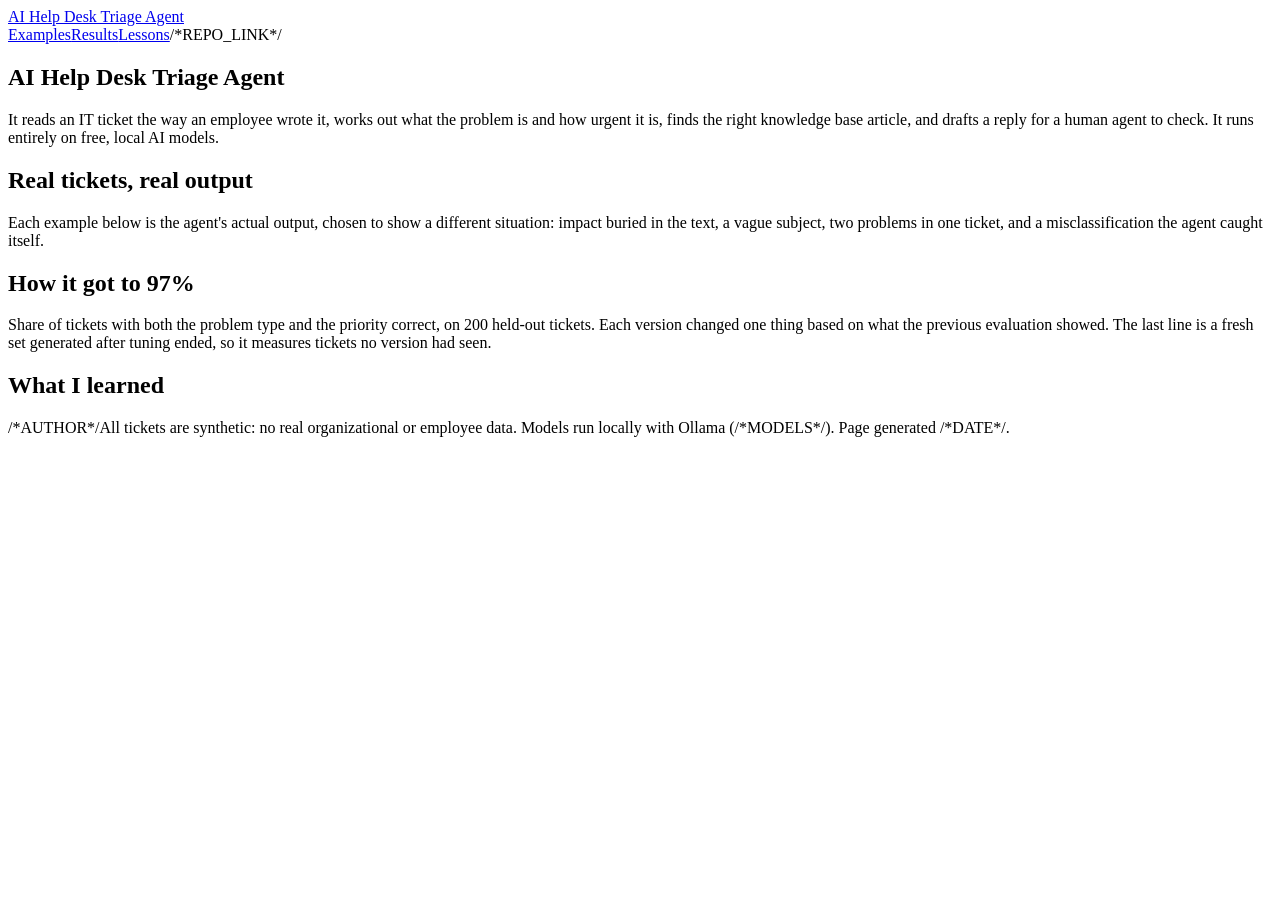
<file: web/showcase_template.html>
<!doctype html>
<html lang="en">
<head>
<meta charset="utf-8">
<meta name="viewport" content="width=device-width, initial-scale=1, viewport-fit=cover">
<title>AI Help Desk Triage Agent</title>
<meta name="description" content="An AI agent that classifies IT help desk tickets, sets priority with verifiable rules, finds the knowledge base article, and drafts a reply for a human to review.">
<link rel="icon" href="data:image/svg+xml,<svg xmlns='http://www.w3.org/2000/svg' viewBox='0 0 100 100'><text y='.9em' font-size='90'>🏷️</text></svg>">
<link rel="preconnect" href="https://fonts.googleapis.com">
<link rel="stylesheet" href="https://fonts.googleapis.com/css2?family=Archivo:wdth,wght@62..125,400..800&display=swap">
<style>/*STYLE*/</style>
</head>
<body>
<header class="wrap site-head">
  <a class="name" href="#top">AI Help Desk Triage Agent</a>
  <nav><a href="#examples">Examples</a><a href="#results">Results</a><a href="#lessons">Lessons</a>/*REPO_LINK*/</nav>
</header>

<main id="top">
  <section class="hero">
    <div class="wrap">
      <h1>AI Help Desk Triage Agent</h1>
      <p class="lede">It reads an IT ticket the way an employee wrote it, works out what the problem is and how urgent it is, finds the right knowledge base article, and drafts a reply for a human agent to check. It runs entirely on free, local AI models.</p>
      <div class="hero__flow" id="hero"></div>
    </div>
  </section>

  <section id="examples">
    <div class="wrap">
      <h2>Real tickets, real output</h2>
      <p class="intro">Each example below is the agent's actual output, chosen to show a different situation: impact buried in the text, a vague subject, two problems in one ticket, and a misclassification the agent caught itself.</p>
      <div class="picker">
        <ul class="picker__list" id="picker"></ul>
        <div id="pick-detail" aria-live="polite"></div>
      </div>
    </div>
  </section>

  <section id="results">
    <div class="wrap">
      <h2>How it got to 97%</h2>
      <p class="intro">Share of tickets with both the problem type and the priority correct, on 200 held-out tickets. Each version changed one thing based on what the previous evaluation showed. The last line is a fresh set generated after tuning ended, so it measures tickets no version had seen.</p>
      <ol class="journey" id="journey"></ol>
    </div>
  </section>

  <section id="lessons">
    <div class="wrap">
      <h2>What I learned</h2>
      <div class="lessons" id="lesson-list"></div>
    </div>
  </section>
</main>

<footer>
  <div class="wrap">
    <p style="margin:0">/*AUTHOR*/All tickets are synthetic: no real organizational or employee data. Models run locally with Ollama (/*MODELS*/). Page generated /*DATE*/.</p>
  </div>
</footer>

<script>/*RENDER*/</script>
<script>
  const DATA = /*DATA*/;
  const T = window.Triage;

  // Hero: the raw ticket, then its tag.
  const h = DATA.hero;
  document.getElementById("hero").innerHTML = `
    ${T.rawTicket(h.ticket)}
    <div class="hero__arrow" aria-hidden="true">
      <svg width="56" height="16" viewBox="0 0 56 16"><path d="M0 8h52M44 1l8 7-8 7" fill="none" stroke="currentColor" stroke-width="2"/></svg>
      <span>${Math.max(1, Math.round(h.latency_s))} seconds later</span>
    </div>
    ${T.tag(h, { noFlag: true })}`;

  // Example picker.
  const list = document.getElementById("picker"), pane = document.getElementById("pick-detail");
  list.innerHTML = DATA.examples.map((e, i) => `
    <li><button type="button" data-i="${i}" aria-pressed="false">
      <span class="dot dot--${T.esc((e.result.triage.priority || "").toLowerCase())}" aria-hidden="true"></span>
      <span><span class="s">${T.esc(e.result.ticket.subject)}</span><span class="w">${T.esc(e.caption)}</span></span>
    </button></li>`).join("");
  function show(i) {
    list.querySelectorAll("button").forEach((b) => b.setAttribute("aria-pressed", String(+b.dataset.i === i)));
    const e = DATA.examples[i];
    pane.innerHTML = `<div class="picker__raw">${T.rawTicket(e.result.ticket)}</div>${T.detail(e.result)}`;
  }
  list.addEventListener("click", (ev) => { const b = ev.target.closest("button"); if (b) show(+b.dataset.i); });
  show(0);

  // Results journey.
  document.getElementById("journey").innerHTML = DATA.journey.map((j) => `
    <li class="${j.final ? "final" : ""}">
      <span class="v">${T.esc(j.version)}<span class="m">${T.esc(j.model)}</span></span>
      <div>
        <div class="bar"><div class="bar__track"><div class="bar__fill" style="width:${j.fully_correct}%"></div></div>
          <span class="bar__n">${j.fully_correct.toFixed(1)}%</span></div>
        <p>${T.esc(j.note)}</p>
      </div>
    </li>`).join("");

  document.getElementById("lesson-list").innerHTML = DATA.lessons.map((l) =>
    `<div><h3>${T.esc(l.title)}</h3><p>${T.esc(l.text)}</p></div>`).join("");
</script>
</body>
</html>
</file>
